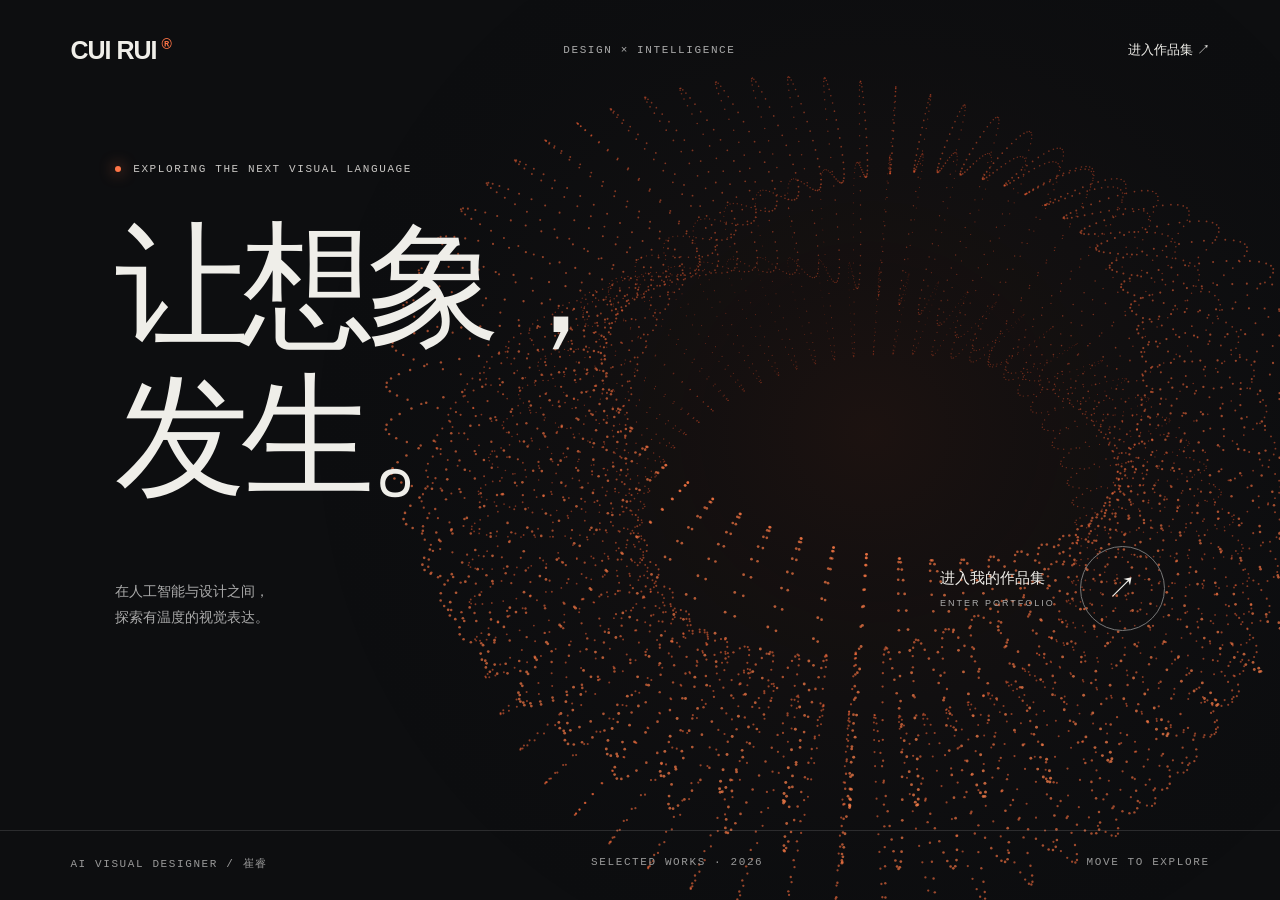
<file: index.html>
<!doctype html><html lang="zh-CN"><head><meta charset="UTF-8"><meta name="viewport" content="width=device-width,initial-scale=1"><meta name="description" content="崔睿 · AI视觉设计师，探索生成式视觉、产品体验与情感交互。"><title>崔睿 CUI RUI — AI Visual Designer</title><link rel="stylesheet" href="style.css"></head><body class="intro-page"><canvas id="field" aria-hidden="true"></canvas><header><a class="brand" href="index.html">CUI RUI<span>®</span></a><span class="mono">DESIGN × INTELLIGENCE</span><a href="portfolio.html">进入作品集 ↗</a></header><main class="intro"><div class="eyebrow"><i></i> EXPLORING THE NEXT VISUAL LANGUAGE</div><h1>让想象，<br><span>发生。</span></h1><div class="intro-bottom"><p>在人工智能与设计之间，<br>探索有温度的视觉表达。</p><a class="round-link" href="portfolio.html"><span>进入我的作品集<br><small>ENTER PORTFOLIO</small></span><b>↗</b></a></div></main><footer class="intro-footer mono"><span>AI VISUAL DESIGNER / 崔睿</span><span>SELECTED WORKS · 2026</span><span>MOVE TO EXPLORE</span></footer><script src="visual.js"></script></body></html>
</file>
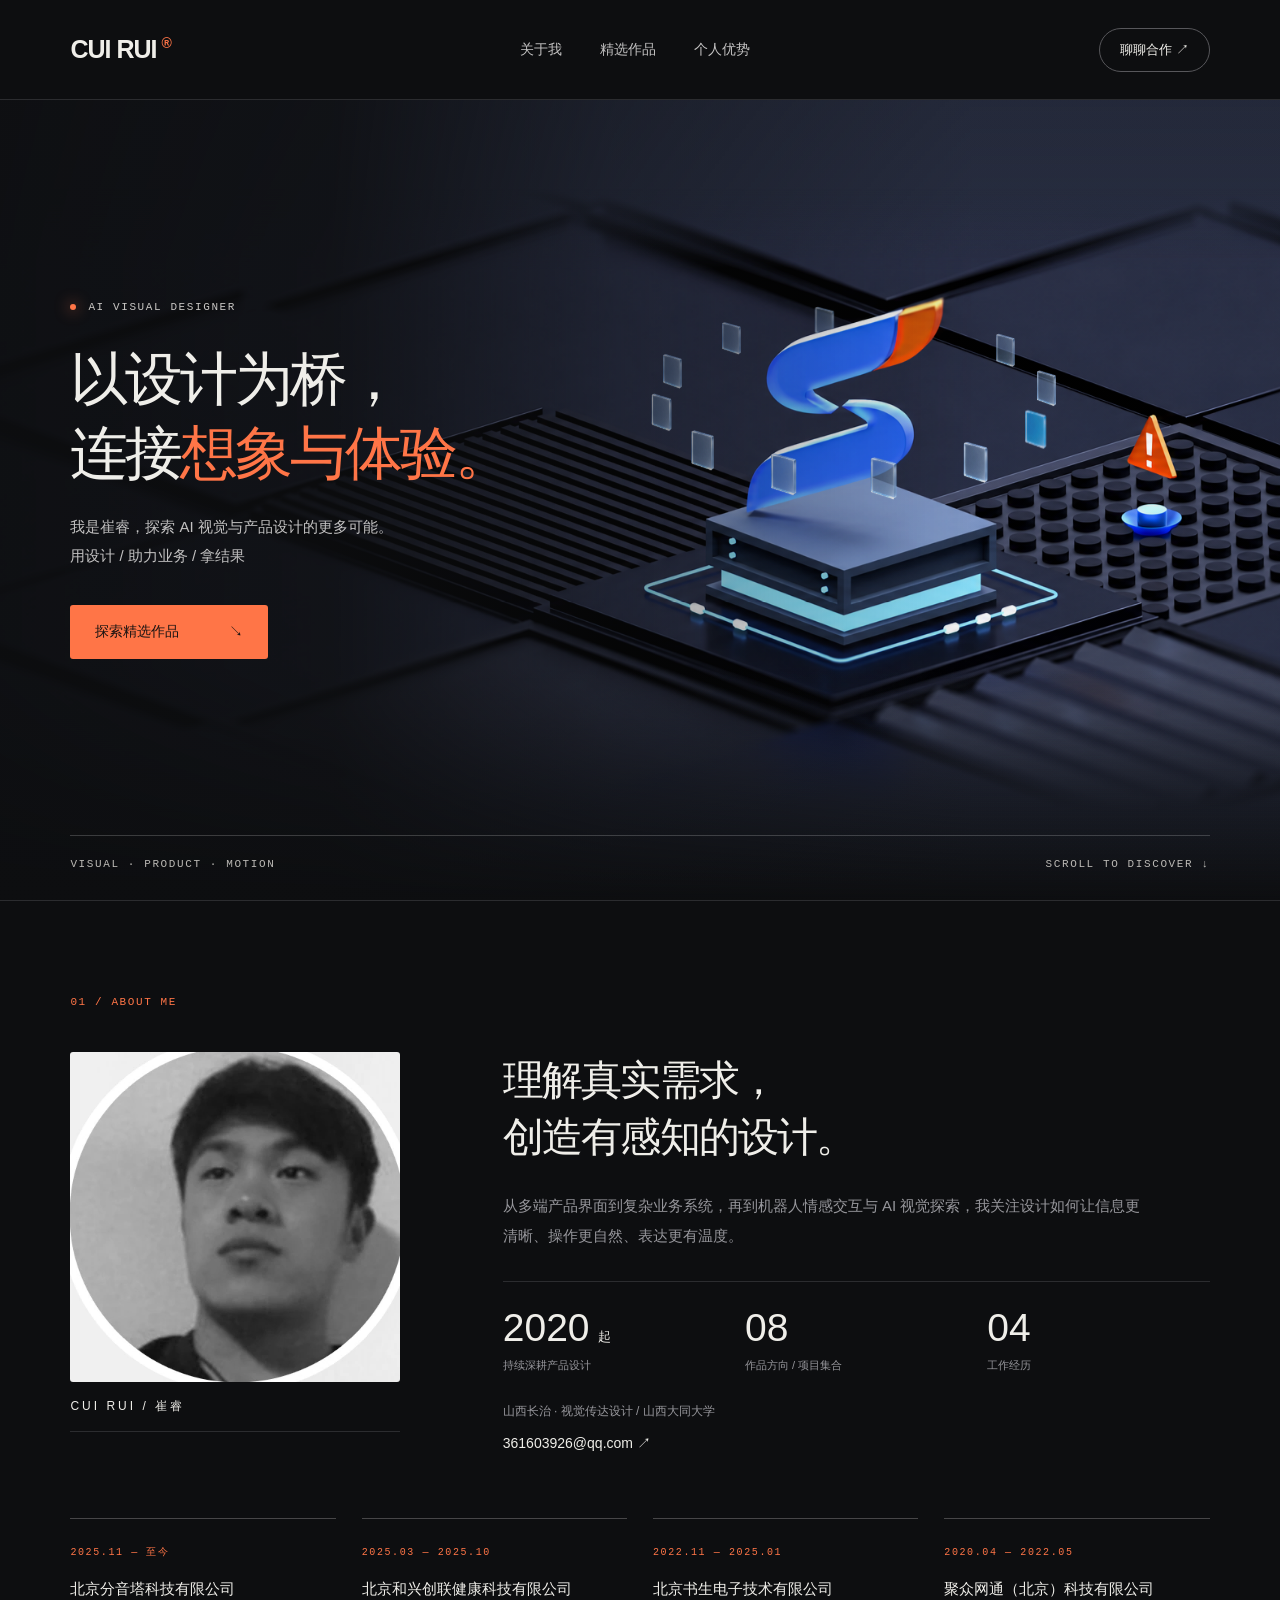
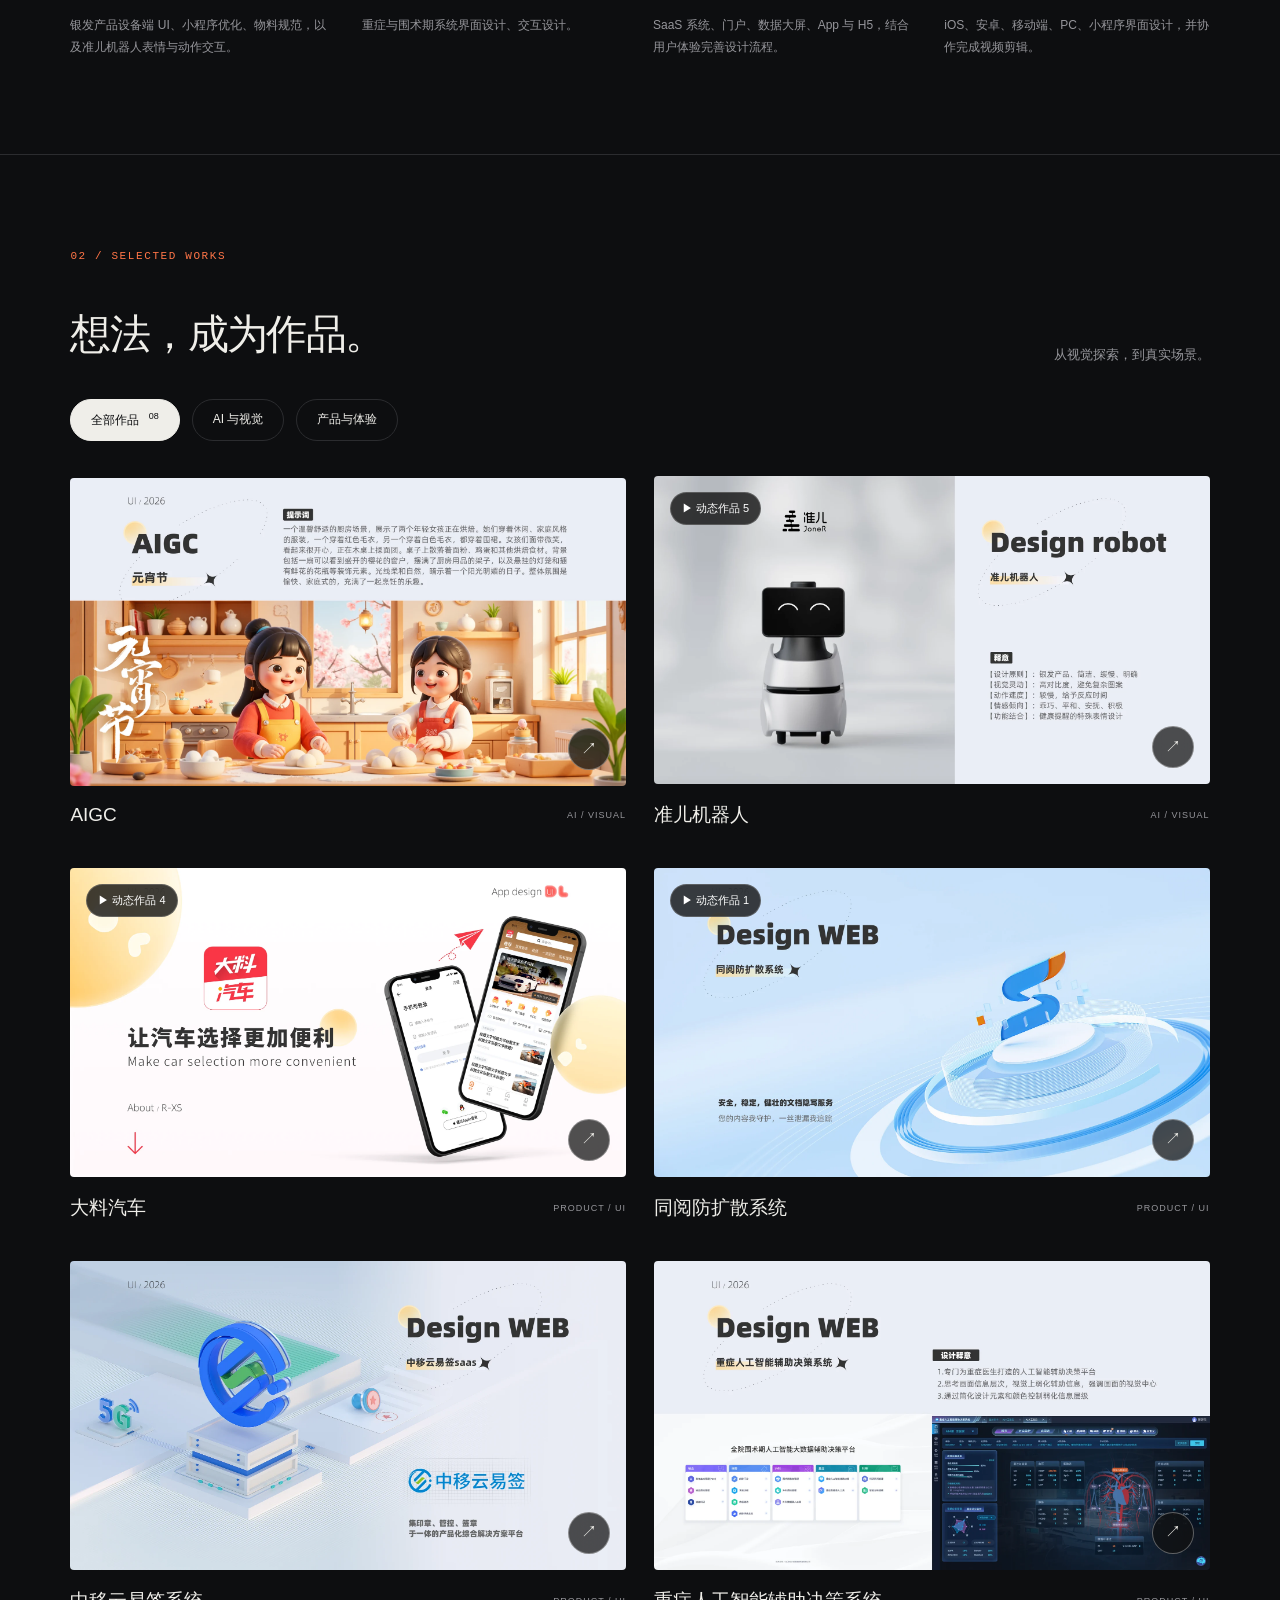
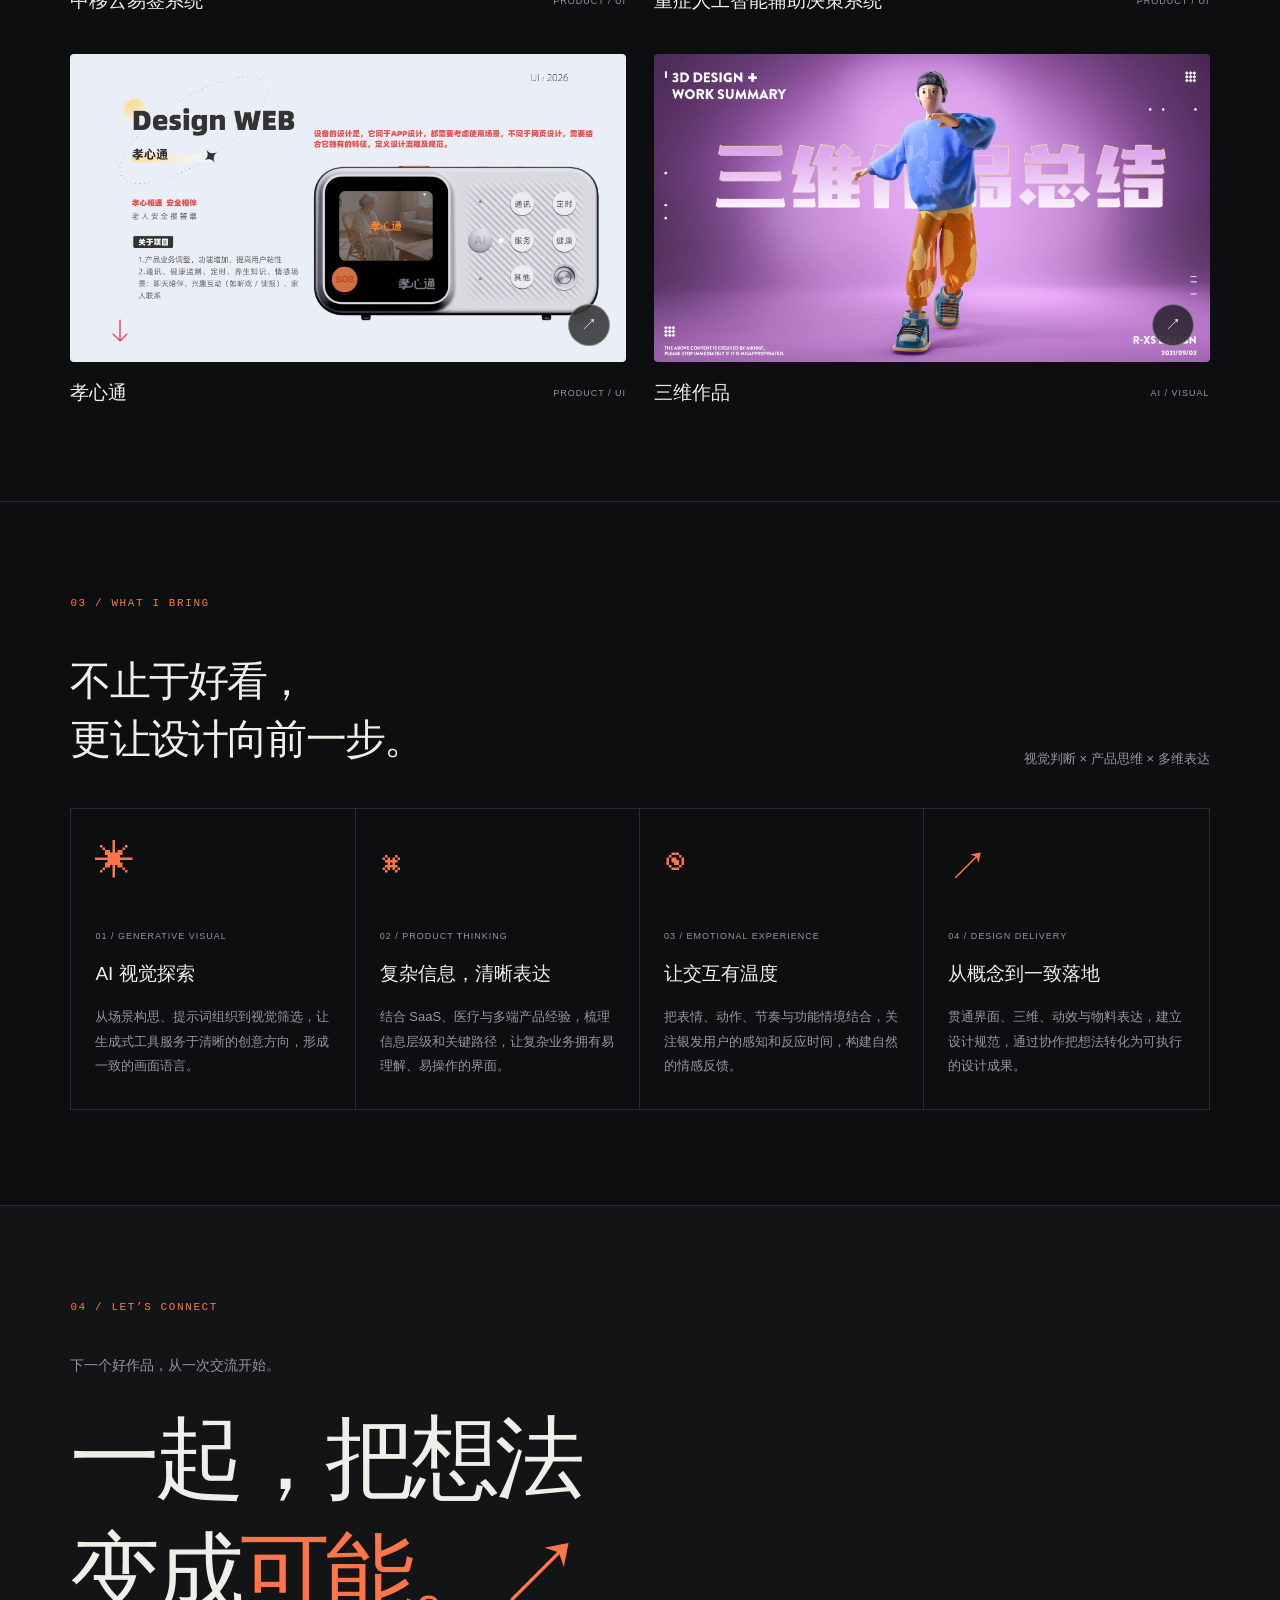
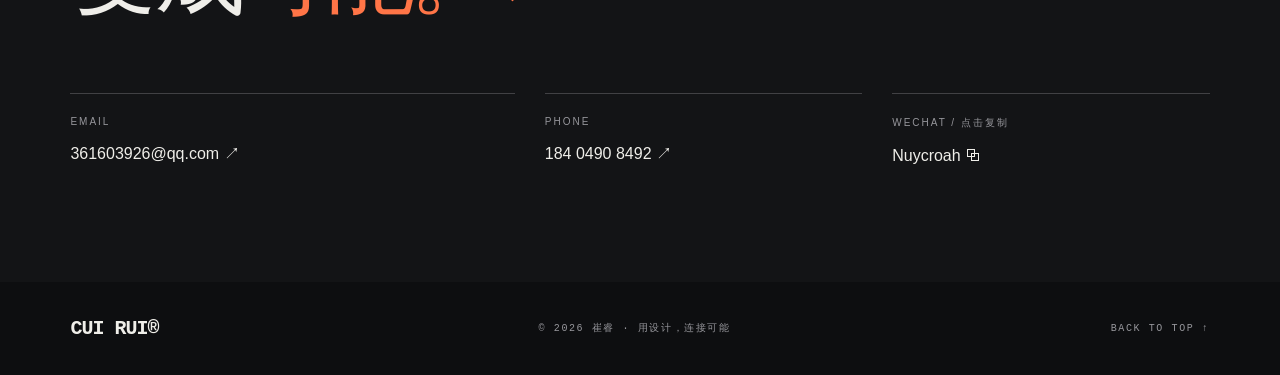
<file: portfolio.html>
<!doctype html><html lang="zh-CN"><head><meta charset="UTF-8"><meta name="viewport" content="width=device-width,initial-scale=1"><meta name="description" content="崔睿的个人作品集：AIGC、机器人情感交互、产品界面与三维视觉。"><title>作品集 — 崔睿 CUI RUI</title><link rel="stylesheet" href="style.css?v=20"></head><body><header><a class="brand" href="index.html">CUI RUI<span>®</span></a><nav aria-label="主导航"><a href="#about">关于我</a><a href="#work">精选作品</a><a href="#skills">个人优势</a></nav><a class="contact-nav" href="#contact">聊聊合作 ↗</a></header><main><section class="hero"><div class="hero-copy"><div class="eyebrow"><i></i> AI VISUAL DESIGNER</div><h1>以设计为桥，<br>连接<span>想象与体验。</span></h1><p>我是崔睿，探索 AI 视觉与产品设计的更多可能。<br>用设计 / 助力业务 / 拿结果</p><a class="button" href="#work">探索精选作品 <span>↘</span></a></div><div class="hero-background" aria-hidden="true"><div class="hero-scene"><img class="hero-scene-base" src="assets/hero-platform-base.png" alt="" fetchpriority="high"><div class="glass-orbit"></div></div></div><div class="hero-foot mono"><span>VISUAL · PRODUCT · MOTION</span><span>SCROLL TO DISCOVER ↓</span></div></section><section id="about" class="section"><div class="section-label mono">01 / ABOUT ME</div><div class="about-grid"><div class="portrait"><img src="assets/portrait.webp" alt="崔睿的个人头像"><span>CUI RUI / 崔睿</span></div><div><h2>理解真实需求，<br>创造有感知的设计。</h2><p class="description">从多端产品界面到复杂业务系统，再到机器人情感交互与 AI 视觉探索，我关注设计如何让信息更清晰、操作更自然、表达更有温度。</p><div class="stats"><div><strong>2020<span>起</span></strong><small>持续深耕产品设计</small></div><div><strong>08</strong><small>作品方向 / 项目集合</small></div><div><strong>04</strong><small>工作经历</small></div></div><p class="meta">山西长治 · 视觉传达设计 / 山西大同大学</p><a class="text-link" href="mailto:361603926@qq.com">361603926@qq.com ↗</a></div></div><div class="timeline"><article><time>2025.11 — 至今</time><h3>北京分音塔科技有限公司</h3><p>银发产品设备端 UI、小程序优化、物料规范，以及准儿机器人表情与动作交互。</p></article><article><time>2025.03 — 2025.10</time><h3>北京和兴创联健康科技有限公司</h3><p>重症与围术期系统界面设计、交互设计。</p></article><article><time>2022.11 — 2025.01</time><h3>北京书生电子技术有限公司</h3><p>SaaS 系统、门户、数据大屏、App 与 H5，结合用户体验完善设计流程。</p></article><article><time>2020.04 — 2022.05</time><h3>聚众网通（北京）科技有限公司</h3><p>iOS、安卓、移动端、PC、小程序界面设计，并协作完成视频剪辑。</p></article></div></section><section id="work" class="section"><div class="section-label mono">02 / SELECTED WORKS</div><div class="section-heading"><h2>想法，成为作品。</h2><span class="muted">从视觉探索，到真实场景。</span></div><div class="filters" role="group" aria-label="筛选项目"><button class="active" data-filter="all">全部作品 <sup>08</sup></button><button data-filter="AI / VISUAL">AI 与视觉</button><button data-filter="PRODUCT / UI">产品与体验</button></div><div id="projects" class="projects"></div></section><section id="skills" class="section"><div class="section-label mono">03 / WHAT I BRING</div><div class="section-heading"><h2>不止于好看，<br>更让设计向前一步。</h2><span class="muted">视觉判断 × 产品思维 × 多维表达</span></div><div class="skills"><article><span class="skill-symbol">✳</span><small>01 / GENERATIVE VISUAL</small><h3>AI 视觉探索</h3><p>从场景构思、提示词组织到视觉筛选，让生成式工具服务于清晰的创意方向，形成一致的画面语言。</p></article><article><span class="skill-symbol">⌘</span><small>02 / PRODUCT THINKING</small><h3>复杂信息，清晰表达</h3><p>结合 SaaS、医疗与多端产品经验，梳理信息层级和关键路径，让复杂业务拥有易理解、易操作的界面。</p></article><article><span class="skill-symbol">◉</span><small>03 / EMOTIONAL EXPERIENCE</small><h3>让交互有温度</h3><p>把表情、动作、节奏与功能情境结合，关注银发用户的感知和反应时间，构建自然的情感反馈。</p></article><article><span class="skill-symbol">↗</span><small>04 / DESIGN DELIVERY</small><h3>从概念到一致落地</h3><p>贯通界面、三维、动效与物料表达，建立设计规范，通过协作把想法转化为可执行的设计成果。</p></article></div></section><section id="contact" class="contact section"><div class="section-label mono">04 / LET’S CONNECT</div><p>下一个好作品，从一次交流开始。</p><a class="contact-title" href="mailto:361603926@qq.com">一起，把想法<br>变成<span>可能。↗</span></a><div class="contact-grid"><a href="mailto:361603926@qq.com"><small>EMAIL</small>361603926@qq.com ↗</a><a href="tel:18404908492"><small>PHONE</small>184 0490 8492 ↗</a><button id="wechat"><small>WECHAT / 点击复制</small>Nuycroah ⧉</button></div></section></main><footer class="main-footer mono"><a class="brand" href="index.html">CUI RUI®</a><span>© 2026 崔睿 · 用设计，连接可能</span><a href="#">BACK TO TOP ↑</a></footer><dialog id="gallery"><div class="dialog-head"><h2 id="gallery-title"></h2><button id="close-gallery" aria-label="关闭项目详情">关闭 ×</button></div><p id="gallery-description"></p><div id="gallery-images"></div></dialog><div id="toast" role="status"></div><script src="projects.js?v=4"></script><script src="app.js?v=4"></script><script src="visual.js"></script><script src="glass-orbit.js?v=3"></script></body></html>
</file>
<file: style.css>
:root{--bg:#0d0e10;--panel:#151619;--line:#2b2c2f;--text:#efeee9;--muted:#96969b;--accent:#ff7547}*{box-sizing:border-box}html{scroll-behavior:smooth;scroll-padding-top:90px}body{margin:0;background:var(--bg);color:var(--text);font-family:Arial,'PingFang SC','Microsoft YaHei',sans-serif;-webkit-font-smoothing:antialiased}a{color:inherit;text-decoration:none}button{font:inherit;color:inherit;cursor:pointer}button:focus-visible,a:focus-visible{outline:2px solid var(--accent);outline-offset:6px}header{height:100px;padding:0 5.5%;display:flex;align-items:center;justify-content:space-between;border-bottom:1px solid var(--line);position:relative;z-index:2}.brand{font-size:25px;font-weight:800;letter-spacing:-1px}.brand span{color:var(--accent);font-size:14px;vertical-align:top;margin-left:5px}header nav{display:flex;gap:38px;font-size:14px;color:#c4c3c3}header>a:last-child{font-size:13px}.contact-nav{border:1px solid #57575b;padding:12px 20px;border-radius:30px}.mono,.eyebrow,.section-label,time{font-family:'Courier New',monospace;font-size:11px;letter-spacing:1.6px}.eyebrow{display:flex;align-items:center;gap:12px;color:#c9c7c4}.eyebrow i{width:6px;height:6px;background:var(--accent);border-radius:50%;box-shadow:0 0 15px var(--accent)}h1,h2,h3,p{margin:0}h1{font-size:clamp(40px,4.5vw,76px);line-height:1.28;letter-spacing:-3px;font-weight:500}h2{font-size:clamp(30px,3.2vw,48px);font-weight:500;letter-spacing:-1.8px;line-height:1.4}h3{font-weight:500}h1 span,.contact-title span{color:var(--accent)}.hero{position:relative;min-height:700px;display:grid;grid-template-columns:1fr 1fr;align-items:center;padding:65px 5.5% 110px;overflow:hidden}.hero-copy{z-index:1}.hero h1{margin:30px 0 23px}.hero p{font-size:15px;color:var(--muted);line-height:1.9}.button{display:inline-flex;gap:50px;align-items:center;margin-top:35px;background:var(--accent);color:#171312;border-radius:3px;padding:18px 25px;font-size:14px}.button:hover{background:#ff956f}.hero-art{height:480px;position:relative}.hero-art canvas{position:absolute;inset:0;width:100%;height:100%}.art-word{position:absolute;font-size:58px;line-height:1.05;bottom:65px;left:10px;letter-spacing:-3px;mix-blend-mode:screen;pointer-events:none}.art-word em{font-weight:400;font-family:Georgia,serif;color:#aeaca9}.art-caption{position:absolute;right:0;top:0;color:var(--muted)}.hero-foot{position:absolute;bottom:30px;left:5.5%;right:5.5%;display:flex;justify-content:space-between;color:var(--muted);border-top:1px solid var(--line);padding-top:22px}.section{padding:95px 5.5%;border-top:1px solid var(--line)}.section-label{color:var(--accent);margin-bottom:44px}.about-grid{display:grid;grid-template-columns: .7fr 1.5fr;gap:9%}.portrait{position:relative;max-width:340px;align-self:start}.portrait img{width:100%;filter:grayscale(1);display:block;aspect-ratio:1;object-fit:cover;border-radius:3px}.portrait>span{display:block;padding:16px 0;border-bottom:1px solid var(--line);letter-spacing:3px;font-size:12px}.description{max-width:650px;font-size:15px;line-height:2;color:var(--muted);margin-top:24px}.stats{display:grid;grid-template-columns:repeat(3,1fr);gap:20px;border-top:1px solid var(--line);margin-top:30px;padding-top:24px}.stats strong{font-weight:400;font-size:39px}.stats strong span{font-size:13px;margin-left:8px}.stats small{display:block;color:var(--muted);font-size:11px;margin-top:8px}.meta{font-size:12px;color:var(--muted);margin:30px 0 14px}.text-link{font-size:14px}.timeline{display:grid;grid-template-columns:repeat(4,1fr);gap:26px;margin-top:65px}.timeline article{border-top:1px solid #474648;padding-top:22px}.timeline time{color:var(--accent);font-size:10px}.timeline h3{font-size:15px;line-height:1.8;margin:16px 0 12px}.timeline p{color:var(--muted);font-size:12px;line-height:1.9}.section-heading{display:flex;align-items:end;justify-content:space-between;gap:30px}.muted{color:var(--muted);font-size:13px}.filters{display:flex;gap:12px;margin:35px 0}.filters button{border:1px solid var(--line);background:transparent;border-radius:30px;padding:11px 20px;font-size:12px}.filters button.active{background:var(--text);color:var(--bg);border-color:var(--text)}sup{font-size:9px;margin-left:6px}.projects{display:grid;grid-template-columns:repeat(2,1fr);gap:40px 28px}.project{border:0;padding:0;text-align:left;background:none;min-width:0}.project-image{overflow:hidden;border-radius:4px;aspect-ratio:1.8;background:#202124;position:relative}.project img{width:100%;height:100%;object-fit:cover;transition:transform .6s}.project:hover img{transform:scale(1.035)}.project .open{position:absolute;right:16px;bottom:16px;background:#111b;border:1px solid #fff5;border-radius:50%;width:42px;height:42px;display:grid;place-items:center;backdrop-filter:blur(10px)}.project-caption{display:flex;justify-content:space-between;align-items:center;padding-top:18px;gap:12px}.project h3{font-size:19px}.project small{font-size:9px;color:var(--muted);letter-spacing:1px}.project:first-child .project-image img{object-position:bottom}.skills{display:grid;grid-template-columns:repeat(4,1fr);margin-top:40px;border:1px solid var(--line)}.skills article{padding:30px 24px;border-right:1px solid var(--line)}.skills article:last-child{border:0}.skill-symbol{display:block;color:var(--accent);font-size:40px;height:86px}.skills small{font-size:9px;letter-spacing:1px;color:var(--muted)}.skills h3{margin:18px 0;font-size:19px}.skills p{font-size:13px;line-height:1.9;color:var(--muted)}.contact{background:#131416}.contact>p{color:var(--muted);font-size:14px;margin-bottom:25px}.contact-title{display:block;font-size:clamp(45px,7vw,100px);letter-spacing:-5px;line-height:1.3}.contact-grid{display:grid;grid-template-columns:1.4fr 1fr 1fr;gap:30px;margin-top:60px}.contact-grid a,.contact-grid button{border:0;border-top:1px solid #414144;background:none;padding:22px 0;text-align:left;font-size:16px}.contact-grid small{display:block;color:var(--muted);font-size:10px;letter-spacing:2px;margin-bottom:17px}.main-footer{padding:35px 5.5%;display:flex;align-items:center;justify-content:space-between;color:var(--muted);font-size:10px}.main-footer .brand{font-size:20px;color:var(--text)}dialog{width:min(1100px,94vw);max-height:90dvh;background:#17181b;color:var(--text);border:1px solid #444;padding:30px;border-radius:8px}dialog::backdrop{background:#000d;backdrop-filter:blur(12px)}.dialog-head{display:flex;justify-content:space-between;align-items:center;gap:20px}.dialog-head h2{font-size:26px}.dialog-head button{background:#333;border:0;padding:12px 18px;border-radius:30px}#gallery-description{color:var(--muted);line-height:1.8;font-size:14px;margin:20px 0 28px}#gallery-images img{width:100%;height:auto;display:block;margin-bottom:16px}body.modal-open{overflow:hidden}#toast{position:fixed;bottom:25px;left:50%;transform:translateX(-50%);background:#eee;color:#111;padding:15px 24px;border-radius:4px;opacity:0;pointer-events:none;z-index:10}#toast.show{opacity:1}.intro-page{min-height:100dvh;overflow-x:hidden}.intro-page>canvas{position:absolute;top:0;left:0;width:100%;height:100dvh}.intro-page header{border:0}.intro-page header>.mono{color:#aaa}.intro{position:relative;padding:7vh 9% 4vh;min-height:calc(100dvh - 170px)}.intro h1{font-size:clamp(75px,10.5vw,160px);font-weight:500;line-height:1.12;margin:35px 0;letter-spacing:-8px}.intro h1 span{color:var(--text)}.intro-bottom{display:flex;align-items:end;justify-content:space-between}.intro-bottom p{font-size:14px;line-height:1.9;color:#aaa}.round-link{display:flex;align-items:center;gap:25px;font-size:15px}.round-link small{font-size:9px;letter-spacing:2px;display:block;margin-top:10px;color:#aaa}.round-link b{display:grid;place-items:center;border:1px solid #777;border-radius:50%;width:85px;height:85px;font-size:30px;font-weight:400;transition:background .3s}.round-link:hover b{background:var(--accent);border-color:var(--accent);color:#111}.intro-footer{position:relative;padding:25px 5.5%;display:flex;justify-content:space-between;color:#999;border-top:1px solid #ffffff20}
@media(min-width:1600px){main:not(.intro){max-width:1700px;margin:auto}}@media(max-width:900px){.hero{min-height:620px}.hero-art{height:380px}.art-word{font-size:43px}.timeline,.skills{grid-template-columns:repeat(2,1fr)}.skills article:nth-child(2){border-right:0}.skills article:nth-child(-n+2){border-bottom:1px solid var(--line)}.about-grid{gap:6%;grid-template-columns:.8fr 1.5fr}.stats strong{font-size:30px}}@media(max-width:600px){header{height:76px;padding:0 6%}.brand{font-size:21px}header nav{gap:15px;font-size:11px}.contact-nav{display:none}h1{font-size:40px;letter-spacing:-2px}.hero{display:block;padding:50px 6% 90px;min-height:800px}.hero h1{margin-top:25px}.hero p{font-size:13px}.hero-art{height:300px;margin-top:15px}.art-word{font-size:40px;bottom:30px}.art-caption{font-size:8px}.hero-foot{font-size:8px;left:6%;right:6%}.section{padding:65px 6%}.section-label{margin-bottom:30px;font-size:10px}.about-grid{grid-template-columns:1fr;gap:35px}.portrait{width:160px}.portrait>span{font-size:10px}h2{font-size:30px}.description{font-size:14px}.stats{gap:10px}.stats strong{font-size:32px}.stats small{font-size:10px}.timeline{margin-top:45px;grid-template-columns:1fr;gap:25px}.timeline article{display:grid;grid-template-columns:110px 1fr;column-gap:15px}.timeline h3{margin:0;font-size:14px}.timeline p{grid-column:2;margin-top:8px}.timeline time{font-size:9px;line-height:2}.section-heading{display:block}.section-heading .muted{display:block;margin-top:20px}.projects{grid-template-columns:1fr;gap:30px}.project h3{font-size:17px}.filters{gap:8px}.filters button{padding:10px 14px;font-size:11px}.skills{grid-template-columns:1fr}.skills article{border-right:0;border-bottom:1px solid var(--line)!important;padding:25px}.skills article:last-child{border:0!important}.skill-symbol{height:65px}.contact-title{font-size:52px;letter-spacing:-3px}.contact-grid{grid-template-columns:1fr;gap:5px;margin-top:35px}.contact-grid a,.contact-grid button{font-size:16px}.main-footer{gap:20px;flex-wrap:wrap;padding:30px 6%;font-size:8px}.main-footer .brand{width:100%}dialog{padding:18px}.dialog-head h2{font-size:21px}.dialog-head button{white-space:nowrap;font-size:12px}.intro-page header>.mono{display:none}.intro{padding:10vh 7% 40px;min-height:calc(100dvh - 152px)}.intro .eyebrow{font-size:8px;letter-spacing:1px}.intro h1{font-size:87px;letter-spacing:-5px;margin:40px 0 65px}.intro-bottom{gap:20px}.intro-bottom p{font-size:11px}.round-link{font-size:12px;gap:10px}.round-link b{width:52px;height:52px;font-size:24px}.round-link small{font-size:7px;letter-spacing:1px}.intro-footer{font-size:8px;gap:12px;flex-wrap:wrap}.intro-footer span:last-child{display:none}}@media(prefers-reduced-motion:reduce){html{scroll-behavior:auto}*,*::before,*::after{transition:none!important}}
.motion-badge{position:absolute;top:16px;left:16px;padding:8px 11px;background:#111c;color:#fff;border:1px solid #ffffff30;border-radius:20px;font-size:11px;backdrop-filter:blur(8px)}.motion-section{margin:12px 0 40px}.motion-section>h3,.gallery-static-title{font-size:13px;letter-spacing:2px;color:var(--accent);margin:0 0 22px}.motion-grid{display:grid;grid-template-columns:repeat(2,minmax(0,1fr));gap:22px}.motion-grid figure{margin:0;min-width:0;border:1px solid var(--line);border-radius:5px;overflow:hidden;background:#0b0c0e}.motion-grid video,.motion-grid img{display:block;width:100%;height:auto;max-height:440px;object-fit:contain;background:#000;margin:0!important}.motion-grid figcaption{display:flex;justify-content:space-between;gap:12px;padding:14px;font-size:12px;color:#b5b5ba}.motion-grid figcaption a{color:var(--accent);white-space:nowrap;font-size:10px}@media(max-width:600px){.motion-grid{grid-template-columns:1fr}.motion-grid video,.motion-grid img{max-height:65dvh}}
/* Keep project controls visible while the dialog content scrolls. */
.dialog-head{position:sticky;top:-30px;z-index:10;background:#17181b;margin:-30px -30px 0;padding:24px 30px 18px;border-bottom:1px solid var(--line);box-shadow:0 12px 20px #17181b80}.dialog-head h2{min-width:0}.dialog-head button{flex-shrink:0;min-height:44px}@media(max-width:600px){.dialog-head{top:-18px;margin:-18px -18px 0;padding:16px 18px}}
.ordered-motion{margin:0 0 20px;border:1px solid var(--line);border-radius:5px;overflow:hidden;background:#0b0c0e}.ordered-motion video,.ordered-motion img{width:100%;height:auto;max-height:75dvh;object-fit:contain;display:block;background:#000;margin:0!important}.ordered-motion figcaption{display:flex;justify-content:space-between;align-items:center;gap:16px;padding:15px 18px;font-size:12px;color:var(--muted)}.ordered-motion figcaption a{color:var(--accent);font-size:11px;white-space:nowrap}
.hero-video-art{display:flex;align-items:center;justify-content:center;overflow:hidden;border-radius:5px;background:#000}.hero-video{display:block;width:100%;height:100%;object-fit:contain}.hero-video:focus-visible{outline:2px solid var(--accent);outline-offset:-3px}@media(max-width:600px){.hero-video-art{height:auto;aspect-ratio:16/10;margin-top:35px}}
/* Blend the black video field into the page while preserving the bright artwork. */
.hero{isolation:isolate}.hero-video-art{background:transparent;border-radius:0;overflow:visible;mix-blend-mode:screen;height:520px}.hero-video{background:transparent;mix-blend-mode:screen;width:116%;max-width:none;height:116%;flex-shrink:0;object-fit:contain;mask-image:radial-gradient(ellipse at center,#000 48%,transparent 74%);-webkit-mask-image:radial-gradient(ellipse at center,#000 48%,transparent 74%)}@media(max-width:900px){.hero-video-art{height:400px}}@media(max-width:600px){.hero-video-art{height:300px;aspect-ratio:auto;margin:25px -3% 0}.hero-video{width:110%;height:110%}}
.hero-video-art{mix-blend-mode:normal}.hero-video{mix-blend-mode:normal;filter:url(#hero-tone)}
/* Full-bleed artwork with a directional dark mask for readable hero copy. */
.hero{display:flex;align-items:center;min-height:calc(100svh - 100px);padding-top:100px;padding-bottom:140px;max-width:none}.hero-background{position:absolute;inset:0;z-index:-2;pointer-events:none}.hero-background .hero-scene{display:block;width:100%;height:100%;object-fit:cover;object-position:62% center}.hero::before{content:"";position:absolute;inset:0;z-index:-1;pointer-events:none;background:linear-gradient(90deg,rgba(13,14,16,.96) 0%,rgba(13,14,16,.86) 24%,rgba(13,14,16,.48) 53%,rgba(13,14,16,.12) 100%),linear-gradient(0deg,#0d0e10 0%,rgba(13,14,16,.16) 24%,rgba(13,14,16,.14) 80%,rgba(13,14,16,.38) 100%)}.hero-copy{max-width:800px}.hero h1{font-size:clamp(40px,4.5vw,76px)}.hero p{color:#c3c2c2}.hero .hero-foot{color:#bbb9b5;border-color:#ffffff30}@media(min-width:1600px){body>main{max-width:none}.section{max-width:1700px;margin-inline:auto}}@media(max-width:600px){.hero{min-height:calc(100svh - 76px);padding:75px 6% 120px}.hero-background .hero-scene{object-position:58% center}.hero::before{background:linear-gradient(90deg,rgba(13,14,16,.91),rgba(13,14,16,.50)),linear-gradient(0deg,#0d0e10,transparent 35%)}.hero h1{font-size:40px}.hero p{font-size:13px}}
/* Offset the artwork to the right and add a restrained breathing motion. */
.hero-background{left:-14%;right:-14%;transform:translateX(9%);overflow:hidden}.hero-background .hero-scene{object-position:50% center;animation:hero-art-breathe 18s ease-in-out infinite;transform-origin:62% 50%;will-change:transform}@keyframes hero-art-breathe{0%,100%{transform:scale(1)}50%{transform:scale(1.035) translateY(-.5%)}}@media(max-width:600px){.hero-background{left:-22%;right:-22%;transform:translateX(5%)}.hero-background .hero-scene{object-position:50% center;transform-origin:58% 50%}}@media(prefers-reduced-motion:reduce){.hero-background .hero-scene{animation:none;will-change:auto}}
/* Signing artwork already has its focal point on the right. */
.hero-background{left:0;right:0;transform:none}.hero-background .hero-scene{object-position:62% center;transform-origin:73% 50%}.hero::before{background:linear-gradient(90deg,rgba(13,14,16,.98) 0%,rgba(13,14,16,.94) 26%,rgba(13,14,16,.66) 47%,rgba(13,14,16,.22) 75%,rgba(13,14,16,.18) 100%),linear-gradient(0deg,#0d0e10 0%,rgba(13,14,16,.08) 30%,rgba(13,14,16,.10) 80%,rgba(13,14,16,.32) 100%)}@media(max-width:600px){.hero-background{left:0;right:0;transform:none}.hero-background .hero-scene{object-position:65% center}.hero::before{background:linear-gradient(90deg,rgba(13,14,16,.94),rgba(13,14,16,.55)),linear-gradient(0deg,#0d0e10,transparent 40%)}}
/* Dark source artwork needs only a soft readability and edge mask. */
.hero::before{background:linear-gradient(90deg,rgba(13,14,16,.50) 0%,rgba(13,14,16,.30) 32%,rgba(13,14,16,.02) 70%),linear-gradient(0deg,#0d0e10 0%,transparent 30%,transparent 80%,rgba(13,14,16,.15) 100%)}@media(max-width:600px){.hero::before{background:linear-gradient(90deg,rgba(13,14,16,.78),rgba(13,14,16,.24)),linear-gradient(0deg,#0d0e10,transparent 40%)}}
/* Wide artwork: preserve the complete right-hand platform without stretching. */
.hero-background{background:#292f43;overflow:hidden}.hero-background .hero-scene{width:100%;height:100%;object-fit:cover;object-position:72% center;transform-origin:78% 50%;animation:hero-platform-drift 20s ease-in-out infinite}.hero::before{background:linear-gradient(90deg,rgba(13,14,16,.94) 0%,rgba(13,14,16,.85) 26%,rgba(13,14,16,.38) 48%,rgba(13,14,16,.04) 76%),linear-gradient(0deg,#0d0e10 0%,transparent 29%,transparent 80%,rgba(13,14,16,.14) 100%)}@keyframes hero-platform-drift{0%,100%{transform:scale(1)}50%{transform:scale(1.022) translateY(-.6%)}}@media(min-width:701px){.hero-background .hero-scene{object-fit:contain;object-position:center;transform-origin:78% 50%}.hero-background{left:-2%;right:-2%}}@media(max-width:700px){.hero-background{left:0;right:0}.hero-background .hero-scene{object-fit:cover;object-position:75% center}.hero::before{background:linear-gradient(90deg,rgba(13,14,16,.88),rgba(13,14,16,.42)),linear-gradient(0deg,#0d0e10,transparent 40%)}}@media(prefers-reduced-motion:reduce){.hero-background .hero-scene{animation:none}}
@media(min-width:701px){.hero-background .hero-scene{position:absolute;top:50%;translate:0 -50%;width:100%;height:auto;mask-image:linear-gradient(to bottom,transparent 0%,#000 13%,#000 85%,transparent 100%);-webkit-mask-image:linear-gradient(to bottom,transparent 0%,#000 13%,#000 85%,transparent 100%)}}
@media(min-width:701px){.hero-background .hero-scene{width:115%;max-width:none;left:-8%;translate:3% -50%}}
@media(min-width:701px){.hero-background .hero-scene{width:132%;left:-32%;translate:0 -50%;transform-origin:78% 50%}}
@media(min-width:701px){.hero-background .hero-scene{width:125%;left:-26.5%}}
.hero-scene{position:relative}.hero-scene-base{display:block;width:100%;height:auto}.glass-orbit{position:absolute;inset:0;pointer-events:none}.glass-orbit .glass-tile{position:absolute;width:3.1%;height:13%;object-fit:contain;will-change:transform,left,top;transform:translate(-50%,-50%)}@media(max-width:700px){.hero-background .hero-scene{width:auto;height:100%;aspect-ratio:8/3;position:absolute;left:50%;translate:-75% 0}.hero-scene-base{width:100%;height:100%;object-fit:cover}}
/* Rear orbit uses a silhouette cutout in the same coordinates as the artwork.
   Only rear tiles are clipped; foreground tiles pass over the sculpture. */
.glass-orbit-back{clip-path:polygon(evenodd,0% 0%,100% 0%,100% 100%,0% 100%,0% 0%,79.4% 17.8%,79.2% 23.4%,78% 27.5%,74% 31.2%,73.3% 33.7%,74.9% 35.2%,76.3% 34%,77.3% 34.6%,77.7% 36.5%,77.8% 39%,77% 42.5%,75.8% 45%,67.6% 52.2%,67.7% 47%,68.8% 44%,70% 42%,74.7% 38.5%,74.8% 37.5%,73% 36.8%,71.5% 36%,70% 35.6%,69% 34.5%,68.7% 31.5%,69% 28.5%,70% 26%,72% 23%,76% 20.5%,79.4% 17.8%)}
.glass-orbit .glass-tile-blue{filter:sepia(1) saturate(5) hue-rotate(175deg) brightness(.96) saturate(1.35);}
</file>
